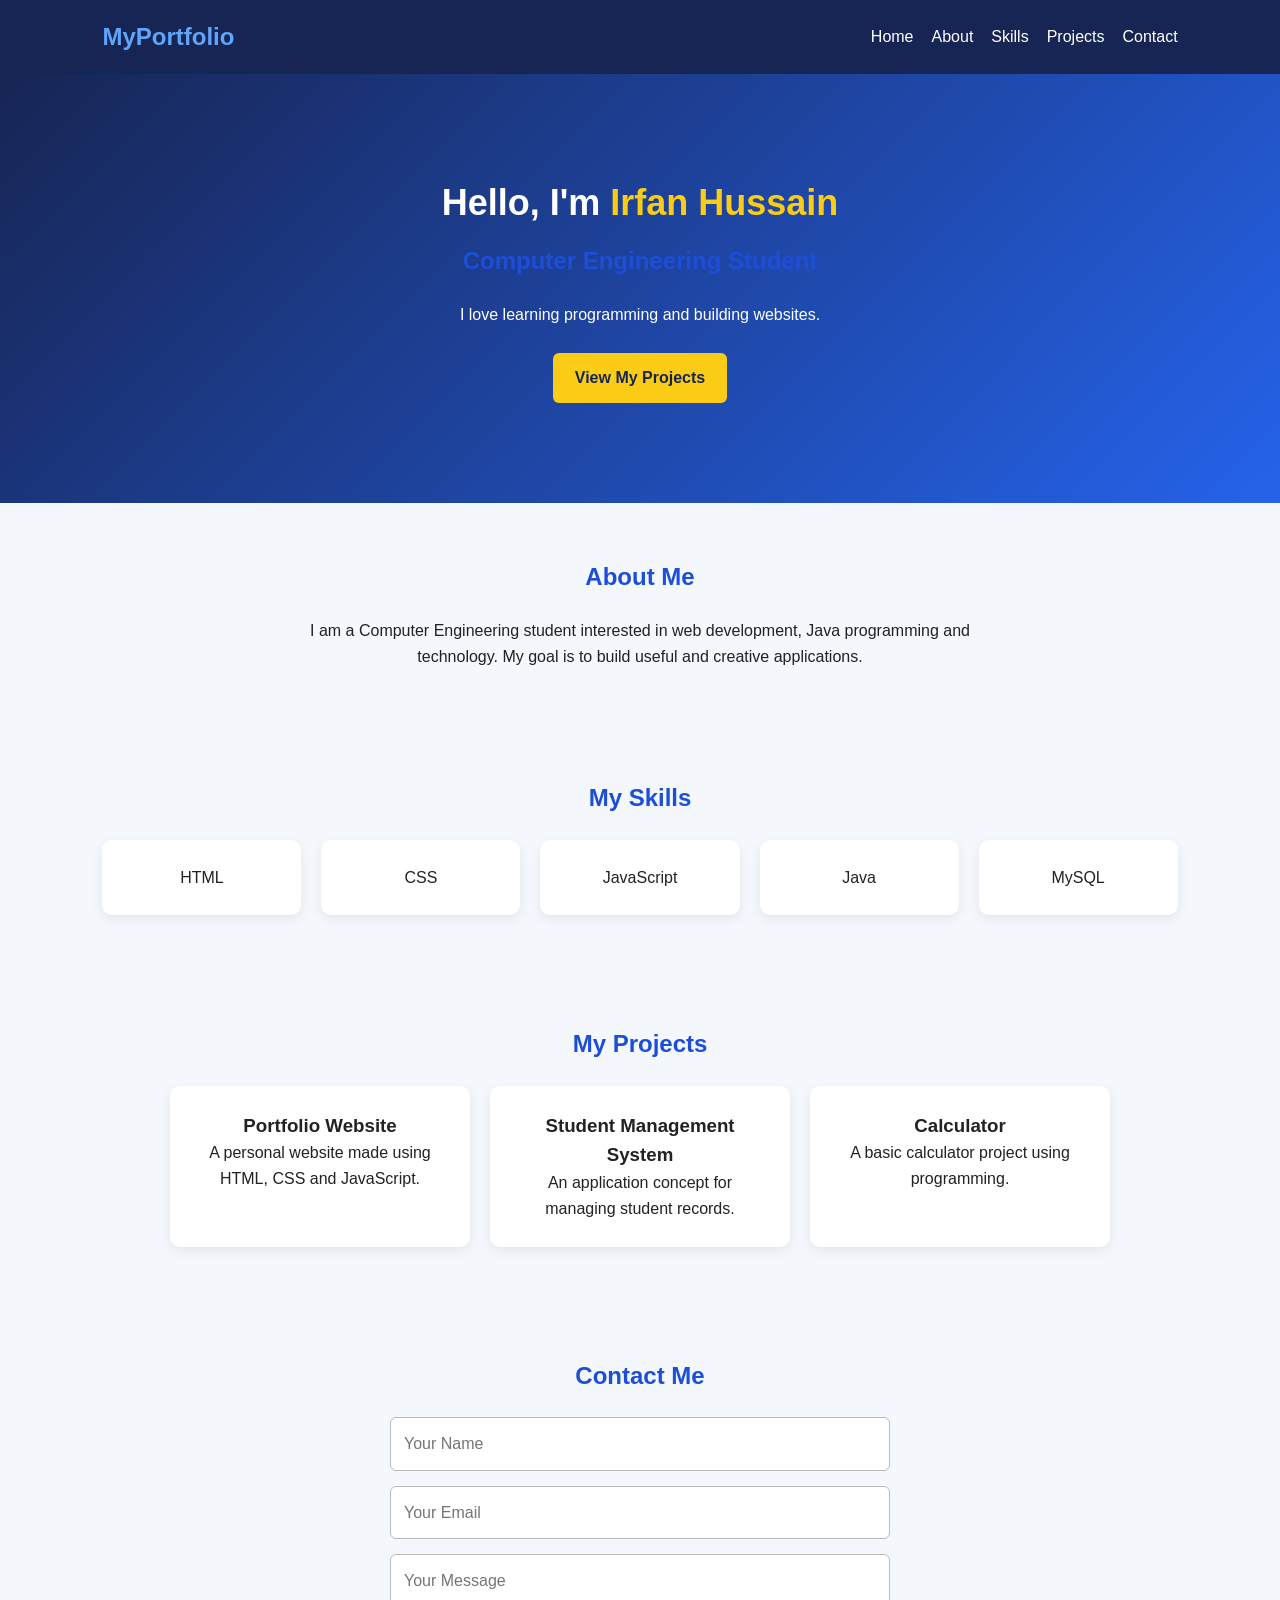
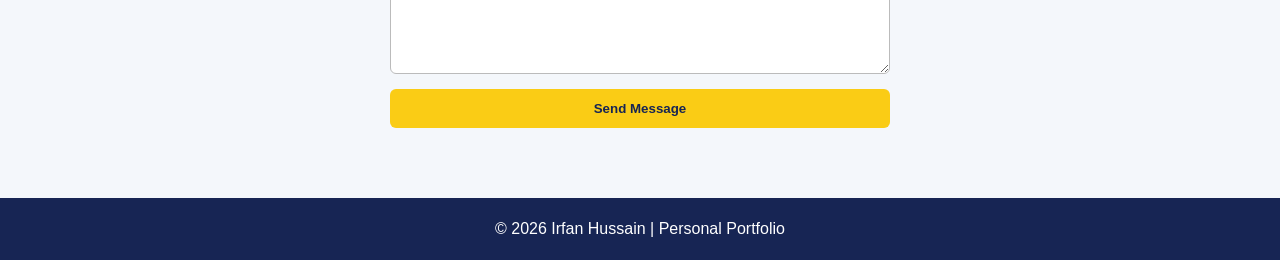
<file: index.html>
<!DOCTYPE html>
<html lang="en">
<head>
    <meta charset="UTF-8">
    <meta name="viewport" content="width=device-width, initial-scale=1.0">
    <title>My Personal Portfolio</title>
    <link rel="stylesheet" href="style.css">
</head>
<body>

    <header>
        <nav>
            <h2 class="logo">MyPortfolio</h2>
            <ul>
                <li><a href="#home">Home</a></li>
                <li><a href="#about">About</a></li>
                <li><a href="#skills">Skills</a></li>
                <li><a href="#projects">Projects</a></li>
                <li><a href="#contact">Contact</a></li>
            </ul>
        </nav>
    </header>

    <section id="home" class="hero">
        <h1>Hello, I'm <span>Irfan Hussain</span></h1>
        <h2>Computer Engineering Student</h2>
        <p>I love learning programming and building websites.</p>
        <a href="#projects" class="btn">View My Projects</a>
    </section>

    <section id="about">
        <h2>About Me</h2>
        <p>
            I am a Computer Engineering student interested in
            web development, Java programming and technology.
            My goal is to build useful and creative applications.
        </p>
    </section>

    <section id="skills">
        <h2>My Skills</h2>
        <div class="cards">
            <div class="card">HTML</div>
            <div class="card">CSS</div>
            <div class="card">JavaScript</div>
            <div class="card">Java</div>
            <div class="card">MySQL</div>
        </div>
    </section>

    <section id="projects">
        <h2>My Projects</h2>
        <div class="cards">
            <div class="card">
                <h3>Portfolio Website</h3>
                <p>A personal website made using HTML, CSS and JavaScript.</p>
            </div>
            <div class="card">
                <h3>Student Management System</h3>
                <p>An application concept for managing student records.</p>
            </div>
            <div class="card">
                <h3>Calculator</h3>
                <p>A basic calculator project using programming.</p>
            </div>
        </div>
    </section>

    <section id="contact">
        <h2>Contact Me</h2>

        <form id="contactForm">
            <input type="text" id="name" placeholder="Your Name">
            <input type="email" id="email" placeholder="Your Email">
            <textarea id="message" placeholder="Your Message"></textarea>
            <button type="submit" class="btn">Send Message</button>
            <p id="response"></p>
        </form>
    </section>

    <footer>
        <p>&copy; 2026 Irfan Hussain | Personal Portfolio</p>
    </footer>

    <script src="script.js"></script>
</body>
</html>
</file>
<file: style.css>
* {
    margin: 0;
    padding: 0;
    box-sizing: border-box;
    scroll-behavior: smooth;
}

body {
    font-family: Arial, sans-serif;
    background: #f4f7fb;
    color: #222;
    line-height: 1.6;
}

header {
    background: #172554;
    padding: 18px 8%;
    color: white;
}

nav {
    display: flex;
    justify-content: space-between;
    align-items: center;
    flex-wrap: wrap;
    gap: 15px;
}

.logo {
    color: #60a5fa;
}

nav ul {
    display: flex;
    list-style: none;
    gap: 18px;
    flex-wrap: wrap;
}

nav a {
    color: white;
    text-decoration: none;
}

nav a:hover {
    color: #60a5fa;
}

.hero {
    min-height: 350px;
    background: linear-gradient(135deg, #172554, #2563eb);
    color: white;
    text-align: center;
    padding: 100px 20px;
}

.hero h1 {
    font-size: 36px;
    margin-bottom: 10px;
}

.hero span {
    color: #facc15;
}

.hero p {
    margin: 15px 0 25px;
}

.btn {
    display: inline-block;
    background: #facc15;
    color: #172554;
    border: none;
    padding: 12px 22px;
    border-radius: 6px;
    text-decoration: none;
    font-weight: bold;
    cursor: pointer;
}

.btn:hover {
    background: #fbbf24;
    transform: translateY(-2px);
}

section {
    padding: 55px 8%;
    text-align: center;
}

section h2 {
    color: #1d4ed8;
    margin-bottom: 22px;
}

#about p {
    max-width: 700px;
    margin: auto;
}

.cards {
    display: flex;
    justify-content: center;
    gap: 20px;
    flex-wrap: wrap;
}

.card {
    background: white;
    padding: 25px;
    border-radius: 10px;
    box-shadow: 0 4px 12px #00000012;
    flex: 1 1 180px;
    max-width: 300px;
    transition: 0.3s;
}

.card:hover {
    transform: translateY(-5px);
    box-shadow: 0 8px 20px #00000020;
}

#contactForm {
    max-width: 500px;
    margin: auto;
    display: flex;
    flex-direction: column;
    gap: 15px;
}

input, textarea {
    width: 100%;
    padding: 13px;
    border: 1px solid #bbb;
    border-radius: 6px;
    font: inherit;
}

textarea {
    min-height: 120px;
    resize: vertical;
}

#response {
    font-weight: bold;
}

footer {
    background: #172554;
    color: white;
    text-align: center;
    padding: 18px;
}

@media (max-width: 600px) {
    nav {
        flex-direction: column;
    }

    nav ul {
        justify-content: center;
    }

    .hero h1 {
        font-size: 28px;
    }
}
</file>
